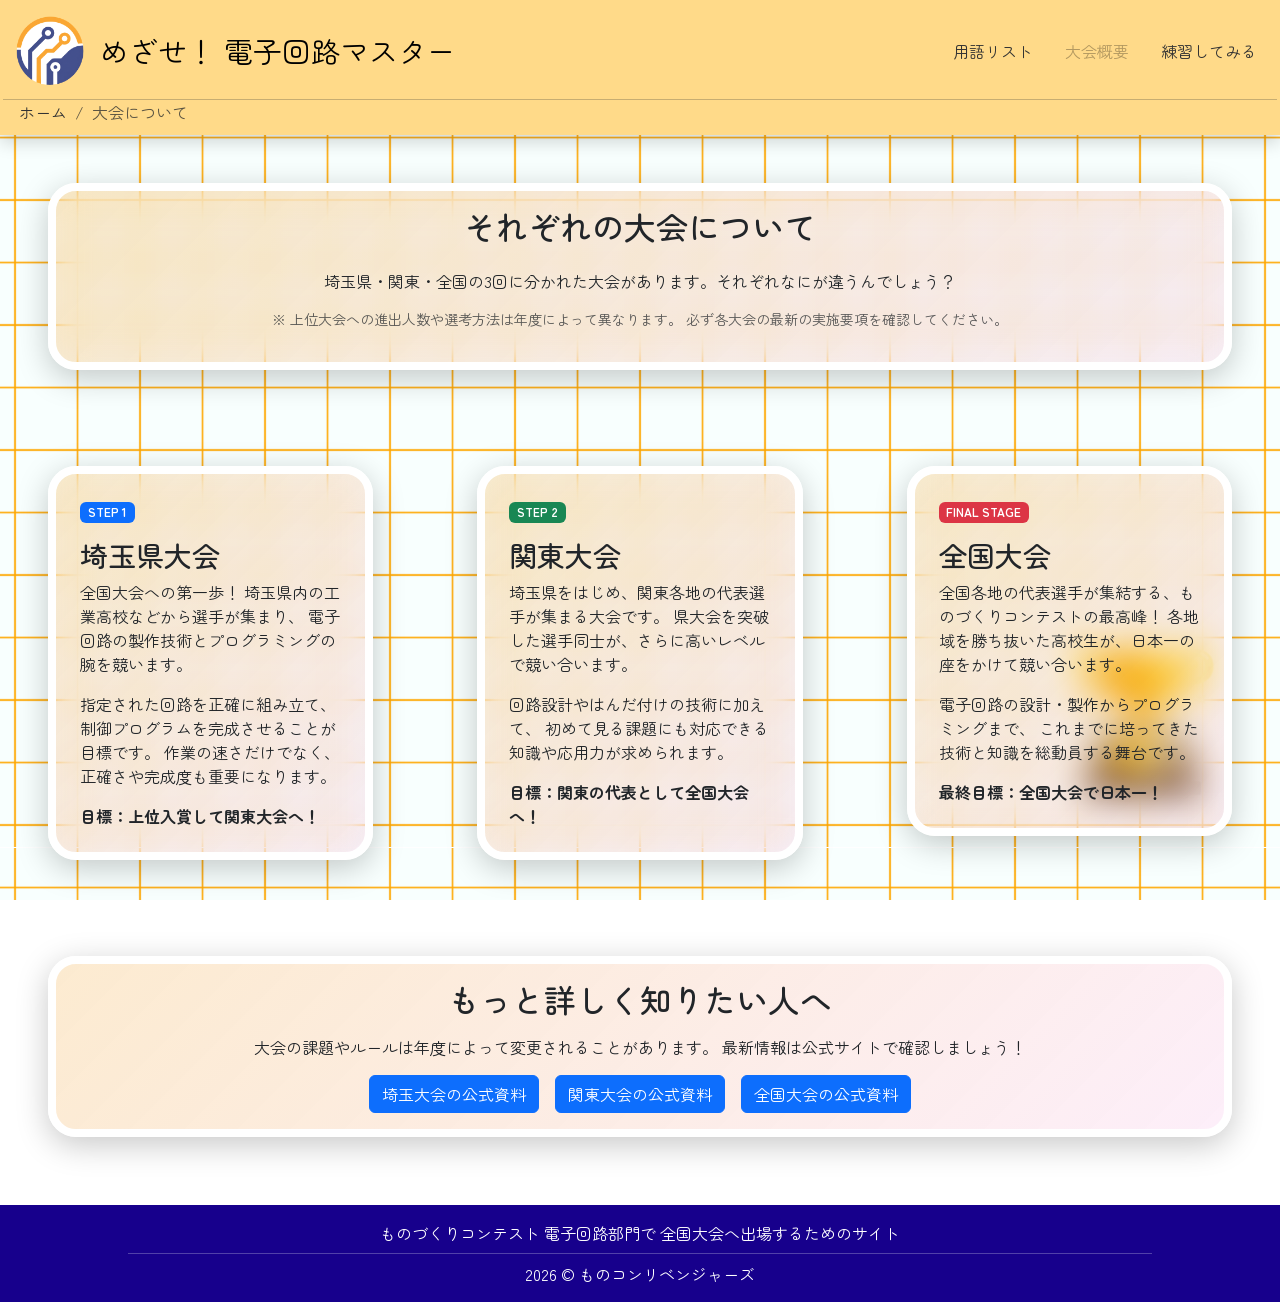
<file: competition/index.html>
<!DOCTYPE html>
<html lang="ja">

<head>
<meta charset="UTF-8">
<meta name="viewport" content="width=device-width, initial-scale=1.0">

<title>大会概要</title>

<link rel="icon" href="../image/icon.ico" sizes="any">
<link rel="apple-touch-icon" href="../image/icon.ico">

<link rel="preconnect" href="https://fonts.googleapis.com">
<link rel="preconnect" href="https://fonts.gstatic.com" crossorigin>
<link href="https://fonts.googleapis.com/css2?family=Zen+Maru+Gothic:wght@400;500;700&display=swap" rel="stylesheet">

<link href="https://cdn.jsdelivr.net/npm/bootstrap@5.3.8/dist/css/bootstrap.min.css"
      rel="stylesheet"
      integrity="sha384-sRIl4kxILFvY47J16cr9ZwB07vP4J8+LH7qKQnuqkuIAvNWLzeN8tE5YBujZqJLB"
      crossorigin="anonymous">
<link rel="stylesheet" href="../css/common.css">
<link rel="stylesheet" href="../css/index.css">
</head>

<body class="d-flex flex-column min-vh-100">

<header id="header" class="sticky-top shadow">
    <!-- Navbar -->
    <nav class="navbar navbar-expand-lg" data-bs-theme="light" >
        <div class="container-fluid">
            <a class="logos navbar-brand" href="../index.html">
                <img src="../image/icon.png" alt="site_logo" class="site-logo img-fluid">
                <span class="logo-text">めざせ！ 電子回路マスター</span>
            </a>

            <!-- スマホ用ハンバーガーメニュー -->
            <button
                class="navbar-toggler"
                type="button"
                data-bs-toggle="collapse"
                data-bs-target="#navbarNav"
                aria-controls="navbarNav"
                aria-expanded="false"
                aria-label="ナビゲーションを開閉"
            >
                <span class="navbar-toggler-icon"></span>
            </button>

            <div class="collapse navbar-collapse" id="navbarNav" >
                <ul class="navbar-nav  ms-auto gap-3">
                    <li class="nav-item">
                        <a class="nav-link header-link" href="../tech/index.html">
                            用語リスト
                        </a>
                    </li>
                    <li class="nav-item">
                        <a class="nav-link header-link disabled" href="competition/index.html">
                            大会概要
                        </a>
                    </li>
                    <li class="nav-item">
                        <a class="nav-link header-link" href="../game/index.html">
                            練習してみる
                        </a>
                    </li>
                </ul>
            </div>
        </div>
    </nav>

    <hr>

    <!-- パンくずリスト -->
    <nav aria-label="breadcrumb" class="mx-3 mb-2" data-bs-theme="light" >
        <ol class="breadcrumb mb-0">
            <li class="breadcrumb-item">
                <a class="header-link" href="../index.html">
                    ホーム
                </a>
            </li>
            <li class="breadcrumb-item active" aria-current="page">
                大会について
            </li>
        </ol>
    </nav>
</header>

<div class="background">
    <div class="decoration-image">
        <img src="../image/decoration-image/victory.png">
    </div>
</div>

<main class="flex-grow-1">

<div class="section-card p-3 black text-center">
    <h2 class="pb-3">それぞれの大会について</h2>
    <p>埼玉県・関東・全国の3回に分かれた大会があります。それぞれなにが違うんでしょう？</p>
    
    <p class="small text-muted mt-3">
        ※ 上位大会への進出人数や選考方法は年度によって異なります。
        必ず各大会の最新の実施要項を確認してください。
    </p>
</div>


<div class="row row-cols-1 row-cols-md-2 row-cols-lg-3 g-2">
        <div class="col-12">
            <div class="section-card p-4 black">
                <span class="badge bg-primary mb-3">STEP 1</span>
                <h3>埼玉県大会</h3>
                <p>
                    全国大会への第一歩！
                    埼玉県内の工業高校などから選手が集まり、
                    電子回路の製作技術とプログラミングの腕を競います。
                </p>
                <p>
                    指定された回路を正確に組み立て、
                    制御プログラムを完成させることが目標です。
                    作業の速さだけでなく、正確さや完成度も重要になります。
                </p>
                <p class="mb-0 fw-bold">
                    目標：上位入賞して関東大会へ！
                </p>
            </div>
        </div>

        <div class="col-12">
            <div class="section-card p-4 black">
                <span class="badge bg-success mb-3">STEP 2</span>
                <h3>関東大会</h3>
                <p>
                    埼玉県をはじめ、関東各地の代表選手が集まる大会です。
                    県大会を突破した選手同士が、さらに高いレベルで競い合います。
                </p>
                <p>
                    回路設計やはんだ付けの技術に加えて、
                    初めて見る課題にも対応できる知識や応用力が求められます。
                </p>
                <p class="mb-0 fw-bold">
                    目標：関東の代表として全国大会へ！
                </p>
            </div>
        </div>

        <div class="col-12">
            <div class="section-card p-4 black">
                <span class="badge bg-danger mb-3">FINAL STAGE</span>
                <h3>全国大会</h3>
                <p>
                    全国各地の代表選手が集結する、ものづくりコンテストの最高峰！
                    各地域を勝ち抜いた高校生が、日本一の座をかけて競い合います。
                </p>
                <p>
                    電子回路の設計・製作からプログラミングまで、
                    これまでに培ってきた技術と知識を総動員する舞台です。
                </p>
                <p class="mb-0 fw-bold">
                    最終目標：全国大会で日本一！
                </p>
            </div>
        </div>
</div>


<!-- 公式情報 -->
<section class="section-card my-5 text-center">
    <h2 class="mb-3">もっと詳しく知りたい人へ</h2>
    <p>
        大会の課題やルールは年度によって変更されることがあります。
        最新情報は公式サイトで確認しましょう！
    </p>

    <div class="d-flex flex-wrap justify-content-center gap-3">
        <a href="https://www2.spec.ed.jp/krk/kogyo/saikouken/%E3%82%B3%E3%83%B3%E3%83%86%E3%82%B9%E3%83%88/%E3%82%82%E3%81%AE%E3%81%A5%E3%81%8F%E3%82%8A%E3%82%B3%E3%83%B3%E3%83%86%E3%82%B9%E3%83%88/%E9%9B%BB%E5%AD%90%E5%9B%9E%E8%B7%AF%E9%83%A8%E9%96%80"
           target="_blank"
           rel="noopener noreferrer"
           class="btn btn-primary">
            埼玉大会の公式資料
        </a>

        <a href="http://www.zenjouken.com/index.php?key=jouha3csm-146"
           target="_blank"
           rel="noopener noreferrer"
           class="btn btn-primary">
            関東大会の公式資料
        </a>

        <a href="https://zenkoukyo.or.jp/index_contest/mono_index/"
           target="_blank"
           rel="noopener noreferrer"
           class="btn btn-primary">
            全国大会の公式資料
        </a>
    </div>
</section>


<button type="button" id="page-top">↑</button>

</main>


<footer>
    <div>
        <p class="mt-3 mb-0">
            <span>ものづくりコンテスト 電子回路部門で</span>
            <span>全国大会へ出場するためのサイト</span>
        </p>
    </div>
    
    <hr>

    <!-- コピーライト -->
    <p class="border-light w-75 mx-auto my-0 pb-3 text-white text-center mod-copyright">
        2026 &copy; ものコンリベンジャーズ
    </p>
</footer>

<script src="https://cdn.jsdelivr.net/npm/bootstrap@5.3.8/dist/js/bootstrap.bundle.min.js"
    integrity="sha384-FKyoEForCGlyvwx9Hj09JcYn3nv7wiPVlz7YYwJrWVcXK/BmnVDxM+D2scQbITxI" 
    crossorigin="anonymous"></script>
<script src="../js/common.js"></script>

</body>

</html>
</file>
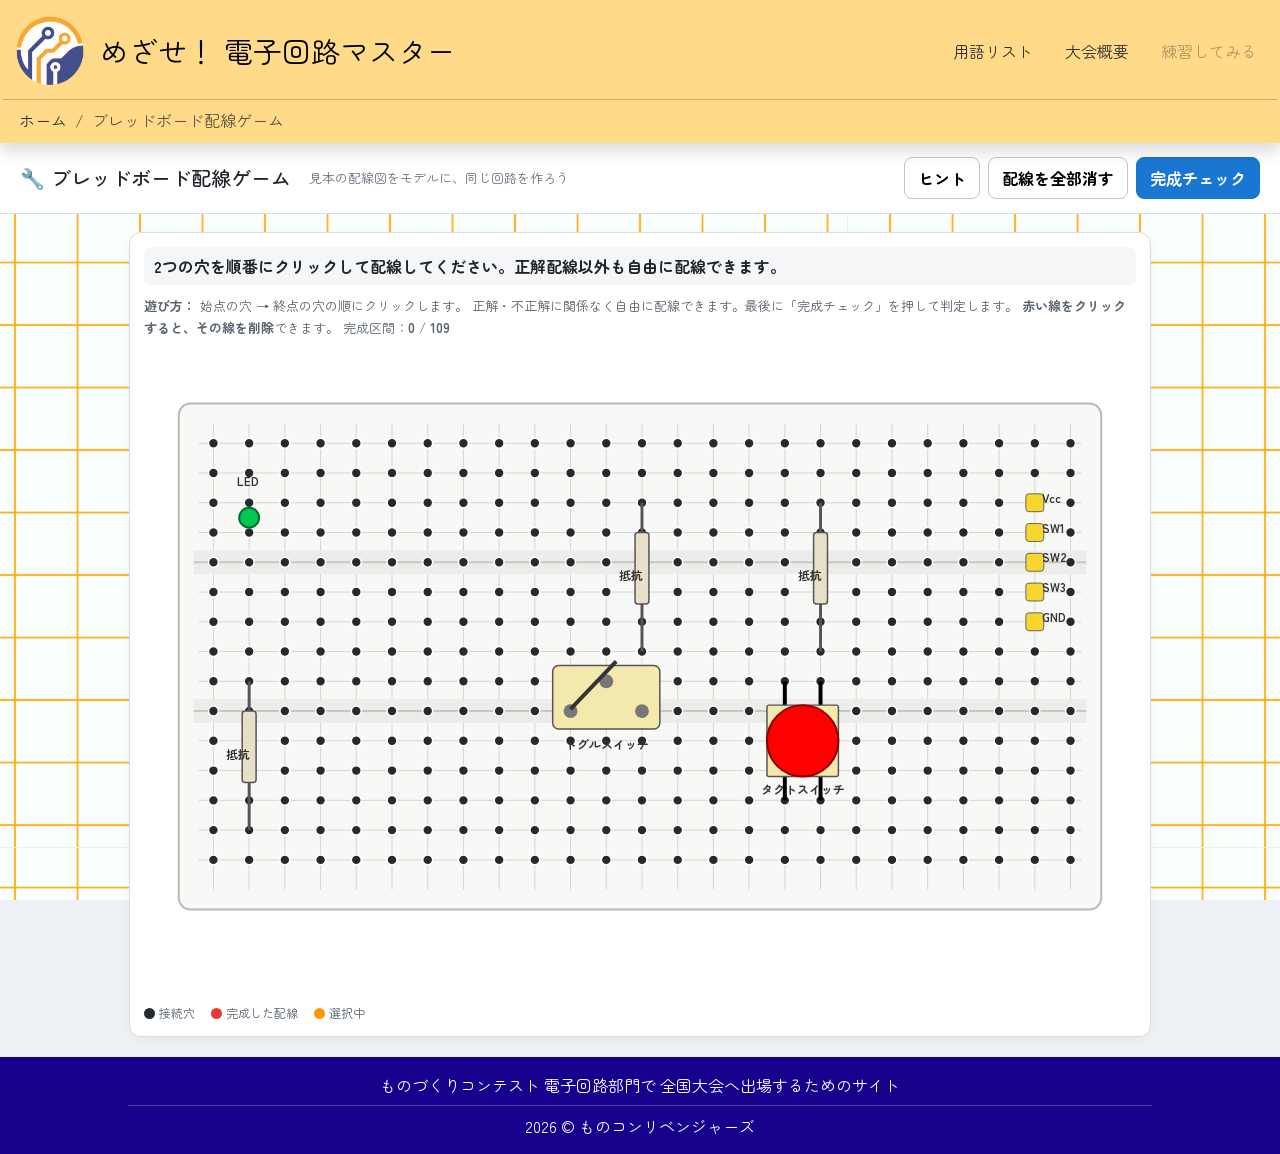
<file: game/index.html>
<!DOCTYPE html>
<html lang="ja">

<head>
<meta charset="UTF-8">
<meta name="viewport" content="width=device-width,initial-scale=1">

<title>ブレッドボード配線ゲーム</title>

<link rel="icon" href="../image/icon.ico" sizes="any">
<link rel="apple-touch-icon" href="../image/icon.ico">
  
<link rel="preconnect" href="https://fonts.googleapis.com">
<link rel="preconnect" href="https://fonts.gstatic.com" crossorigin>
<link href="https://fonts.googleapis.com/css2?family=Zen+Maru+Gothic:wght@400;500;700&display=swap" rel="stylesheet">
   
<link href="https://cdn.jsdelivr.net/npm/bootstrap@5.3.8/dist/css/bootstrap.min.css"
      rel="stylesheet"
      integrity="sha384-sRIl4kxILFvY47J16cr9ZwB07vP4J8+LH7qKQnuqkuIAvNWLzeN8tE5YBujZqJLB"
      crossorigin="anonymous">

<link rel="stylesheet" href="../css/common.css">
<link rel="stylesheet" href="../css/style.css">
</head>

<body>
<header id="header" class="sticky-top shadow">
    <!-- Navbar -->
    <nav class="navbar navbar-expand-lg" data-bs-theme="light" >
        <div class="container-fluid">
            <a class="logos navbar-brand" href="../index.html">
                <img src="../image/icon.png" alt="site_logo" class="site-logo img-fluid">
                <span class="logo-text">
                    <span>めざせ！</span>
                    <span>電子回路マスター</span>
                </span>
            </a>

            <!-- スマホ用ハンバーガーメニュー -->
            <button
                class="navbar-toggler"
                type="button"
                data-bs-toggle="collapse"
                data-bs-target="#navbarNav"
                aria-controls="navbarNav"
                aria-expanded="false"
                aria-label="ナビゲーションを開閉"
            >
                <span class="navbar-toggler-icon"></span>
            </button>

            <div class="collapse navbar-collapse" id="navbarNav" >
                <ul class="navbar-nav  ms-auto gap-3">
                    <li class="nav-item">   
                        <a class="nav-link header-link" href="../tech/index.html">
                            用語リスト
                        </a>
                    </li>
                    <li class="nav-item">
                        <a class="nav-link header-link" href="../competition/index.html">
                            大会概要
                        </a>
                    </li>
                    <li class="nav-item">
                        <a class="nav-link header-link disabled" href="../game/index.html">
                            練習してみる
                        </a>
                    </li>
                </ul>
            </div>
        </div>
    </nav>

    <hr>

    <!-- パンくずリスト -->
    <nav aria-label="breadcrumb" class="mx-3 my-2" data-bs-theme="light" >
        <ol class="breadcrumb mb-0">
            <li class="breadcrumb-item">
                <a class="header-link" href="../index.html">
                    ホーム
                </a>
            </li>
            <li class="breadcrumb-item active" aria-current="page">
                ブレッドボード配線ゲーム
            </li>
        </ol>
    </nav>
</header>

<div class="background">
</div>

  <div class="sub-header">
    <h1>🔧 ブレッドボード配線ゲーム</h1>
    <span class="sub">見本の配線図をモデルに、同じ回路を作ろう</span>
    <div class="toolbar">
      <button id="hint">ヒント</button>
      <button id="clear">配線を全部消す</button>
      <button id="check">完成チェック</button>
    </div>
  </div>

  <main>
    <div class="panel">
      <div id="status">2つの穴を順番にクリックして配線してください。正解配線以外も自由に配線できます。</div>
      <p class="instructions">
        <b>遊び方：</b> 始点の穴 → 終点の穴の順にクリックします。
        正解・不正解に関係なく自由に配線できます。最後に「完成チェック」を押して判定します。
        <b>赤い線をクリックすると、その線を削除</b>できます。
        <span class="score">完成区間：<b id="count">0</b> / <b id="total">0</b></span>
      </p>
      <div id="boardWrap">
        <svg id="board" viewBox="0 0 1000 650" aria-label="ブレッドボード"></svg>
      </div>
      <div class="legend">
        <span><i class="dot black"></i>接続穴</span>
        <span><i class="dot red"></i>完成した配線</span>
        <span><i class="dot orange"></i>選択中</span>
      </div>
    </div>
  </main>

<footer>
    <div>
        <p class="mt-3 mb-0">
            <span>ものづくりコンテスト 電子回路部門で</span>
            <span>全国大会へ出場するためのサイト</span>
        </p>
    </div>
    
    <hr>

    <!-- コピーライト -->
    <p class="border-light w-75 mx-auto my-0 pb-3 text-white text-center mod-copyright">
        2026 &copy; ものコンリベンジャーズ
    </p>
</footer>

<script src="https://cdn.jsdelivr.net/npm/bootstrap@5.3.8/dist/js/bootstrap.bundle.min.js"
    integrity="sha384-FKyoEForCGlyvwx9Hj09JcYn3nv7wiPVlz7YYwJrWVcXK/BmnVDxM+D2scQbITxI" 
    crossorigin="anonymous"></script>
<script src="../js/script.js"></script>
</body>


</html>
</file>
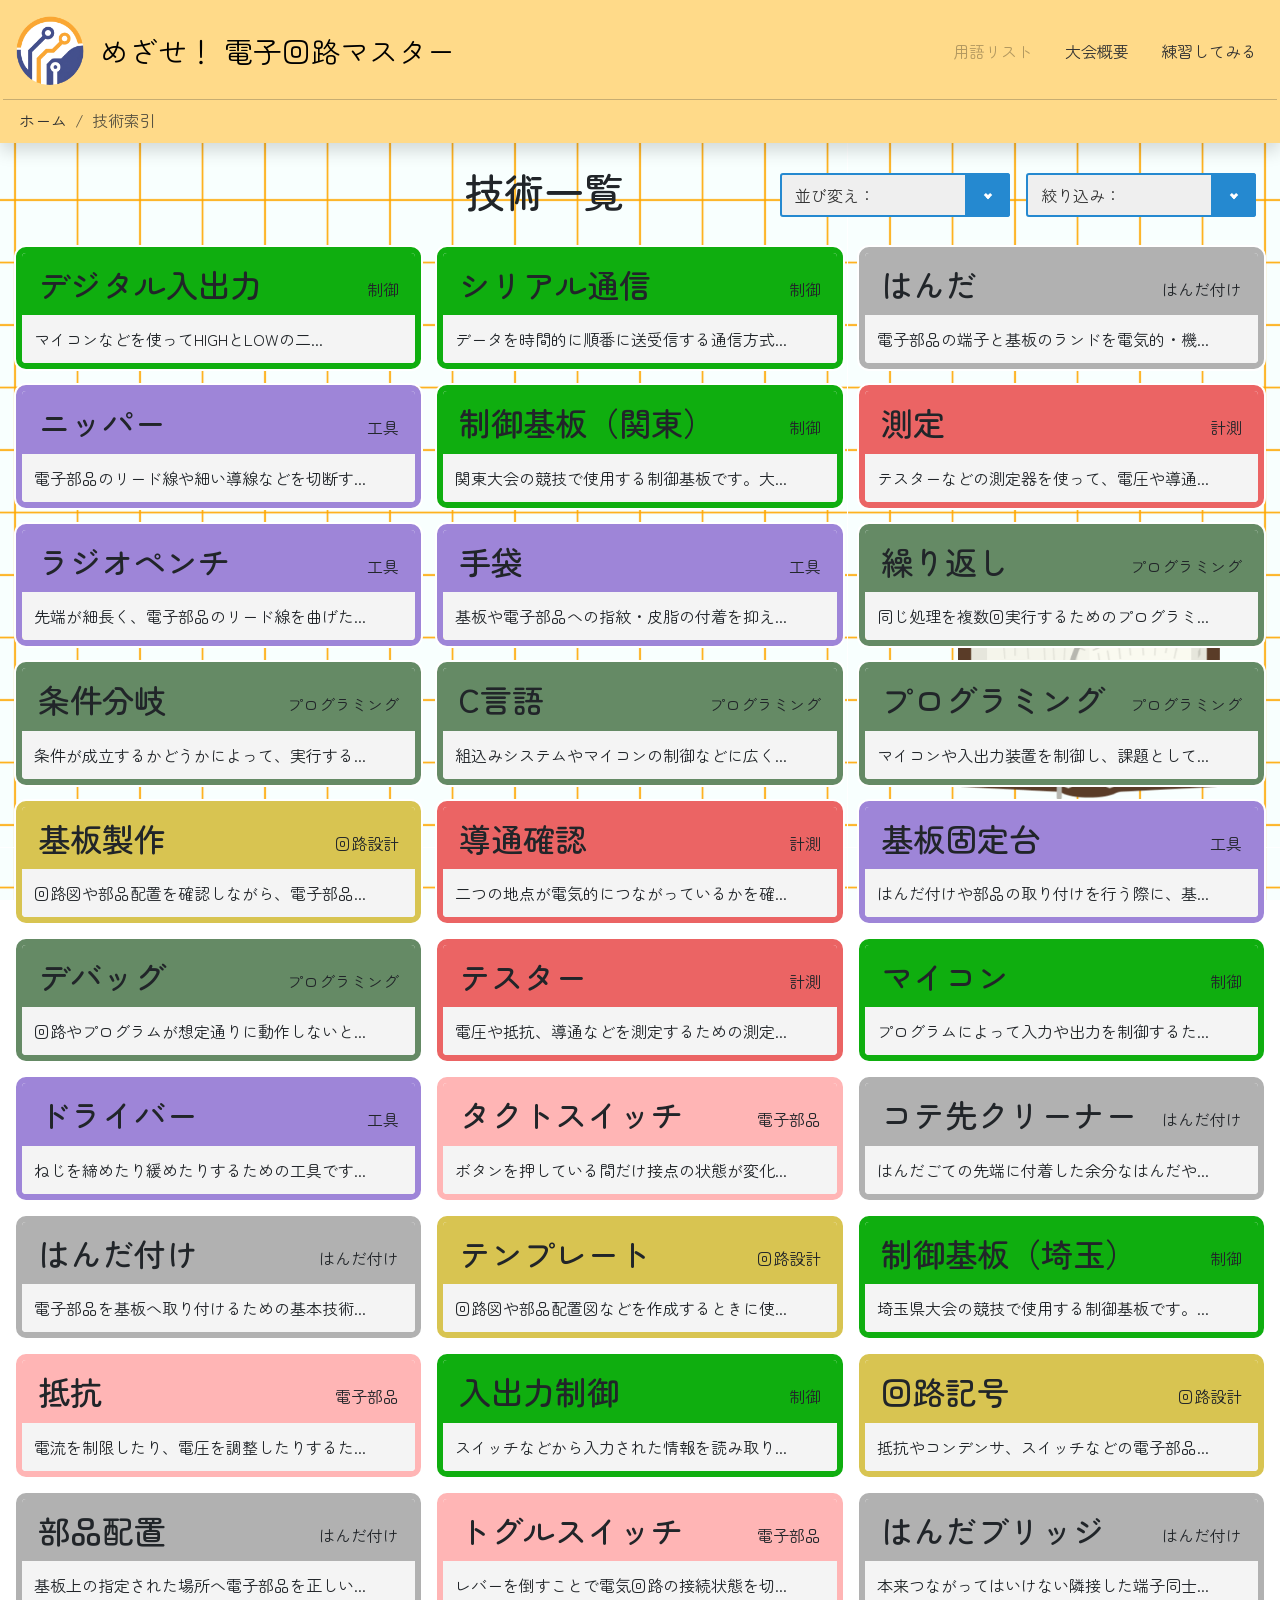
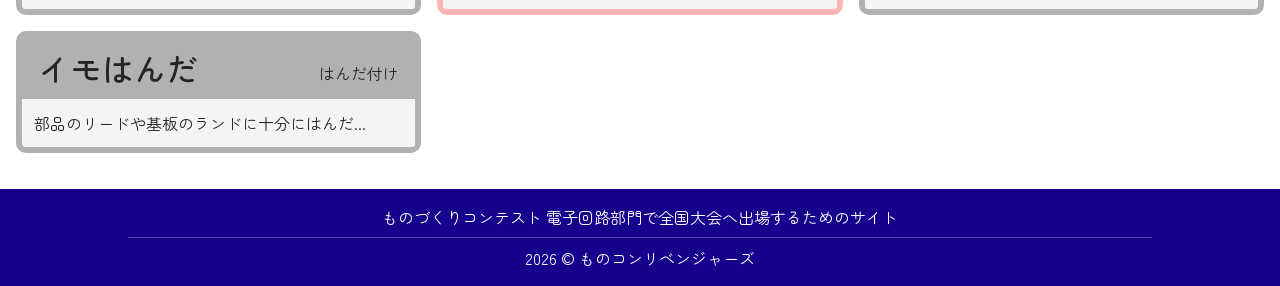
<file: tech/index.html>
<!DOCTYPE html>
<html lang="ja">


<head>

<meta charset="UTF-8">
<meta name="viewport" content="width=device-width, initial-scale=1.0">

<title>技術一覧</title>

<link rel="icon" href="../image/icon.ico" sizes="any">
<link rel="apple-touch-icon" href="../image/icon.ico">

<link rel="preconnect" href="https://fonts.googleapis.com">
<link rel="preconnect" href="https://fonts.gstatic.com" crossorigin>
<link href="https://fonts.googleapis.com/css2?family=Zen+Maru+Gothic:wght@400;500;700&display=swap" rel="stylesheet">
   
<link href="https://cdn.jsdelivr.net/npm/bootstrap@5.3.8/dist/css/bootstrap.min.css"
      rel="stylesheet"
      integrity="sha384-sRIl4kxILFvY47J16cr9ZwB07vP4J8+LH7qKQnuqkuIAvNWLzeN8tE5YBujZqJLB"
      crossorigin="anonymous">
<link rel="stylesheet" href="../css/common.css">
<link rel="stylesheet" href="../css/category.css">
<link rel="stylesheet" href="../css/tech_index.css">

</head>


<body class="d-flex flex-column min-vh-100">

<header id="header" class="sticky-top shadow">
    <!-- Navbar -->
    <nav class="navbar navbar-expand-lg" data-bs-theme="light" >
        <div class="container-fluid">
            <a class="logos navbar-brand" href="../index.html">
                <img src="../image/icon.png" alt="site_logo" class="site-logo img-fluid">
                <span class="logo-text">
                    <span>めざせ！</span>
                    <span>電子回路マスター</span>
                </span>
            </a>

            <!-- スマホ用ハンバーガーメニュー -->
            <button
                class="navbar-toggler"
                type="button"
                data-bs-toggle="collapse"
                data-bs-target="#navbarNav"
                aria-controls="navbarNav"
                aria-expanded="false"
                aria-label="ナビゲーションを開閉"
            >
                <span class="navbar-toggler-icon"></span>
            </button>

            <div class="collapse navbar-collapse" id="navbarNav" >
                <ul class="navbar-nav  ms-auto gap-3">
                    <li class="nav-item">   
                        <a class="nav-link header-link disabled" href="tech/index.html">
                            用語リスト
                        </a>
                    </li>
                    <li class="nav-item">
                        <a class="nav-link header-link" href="../competition/index.html">
                            大会概要
                        </a>
                    </li>
                    <li class="nav-item">
                        <a class="nav-link header-link" href="../game/index.html">
                            練習してみる
                        </a>
                    </li>
                </ul>
            </div>
        </div>
    </nav>

    <hr>

    <!-- パンくずリスト -->
    <nav aria-label="breadcrumb" class="mx-3 my-2" data-bs-theme="light" >
        <ol class="breadcrumb mb-0">
            <li class="breadcrumb-item">
                <a class="header-link" href="../index.html">
                    ホーム
                </a>
            </li>
            <li class="breadcrumb-item active" aria-current="page">
                技術索引
            </li>
        </ol>
    </nav>
</header>

<div class="background">
    <div class="decoration-image">
        <img src="../image/decoration-image/book.png">
    </div>
</div>

<main class="flex-grow-1">
    <section class="tech-index">
        <div class="tech_head m-4">
            <div></div>

            <h1>技術一覧</h1>

            <div class="tech_controls">
                <label class="control">
                    <select id="order" aria-label="Default select example">
                        <option value="default">並び変え：</option>
                        <option value="name">名前順</option>
                        <option value="category">カテゴリー</option>
                    </select>
                </label>
                <label class="control">
                    <select id="filter" aria-label="Default select example">
                        <option selected value="all">絞り込み：</option>
                        <option value="category-circuit">回路設計</option>
                        <option value="category-components">電子部品</option>
                        <option value="category-control">制御</option>

                        <option value="category-measurement">計測</option>
                        <option value="category-programming">プログラミング</option>
                        <option value="category-soldering">はんだ付け</option>
                        <option value="category-tools">工具</option>
                    </select>
                </label>
            </div>
        </div>

        <div class="m-3">
            <div id="tech-list" class="row row-cols-1 row-cols-md-2 row-cols-lg-3 g-3"></div>
        </div>
    </section>


<button type="button" id="page-top">↑</button>

</main>

<footer>
    <div>
        <p class="mt-3 mb-0">ものづくりコンテスト 電子回路部門で全国大会へ出場するためのサイト</p>
    </div>
    
    <hr>

    <!-- コピーライト -->
    <p class="border-light w-75 mx-auto my-0 pb-3 text-white text-center mod-copyright">
        2026 &copy; ものコンリベンジャーズ
    </p>
</footer>


<script src="https://cdn.jsdelivr.net/npm/bootstrap@5.3.8/dist/js/bootstrap.bundle.min.js" integrity="sha384-FKyoEForCGlyvwx9Hj09JcYn3nv7wiPVlz7YYwJrWVcXK/BmnVDxM+D2scQbITxI" crossorigin="anonymous"></script>
<script src="../js/common.js"></script>
<script src="../js/category.js"></script>
<script src="../js/tech_index.js"></script>

</body>


</html>
</file>
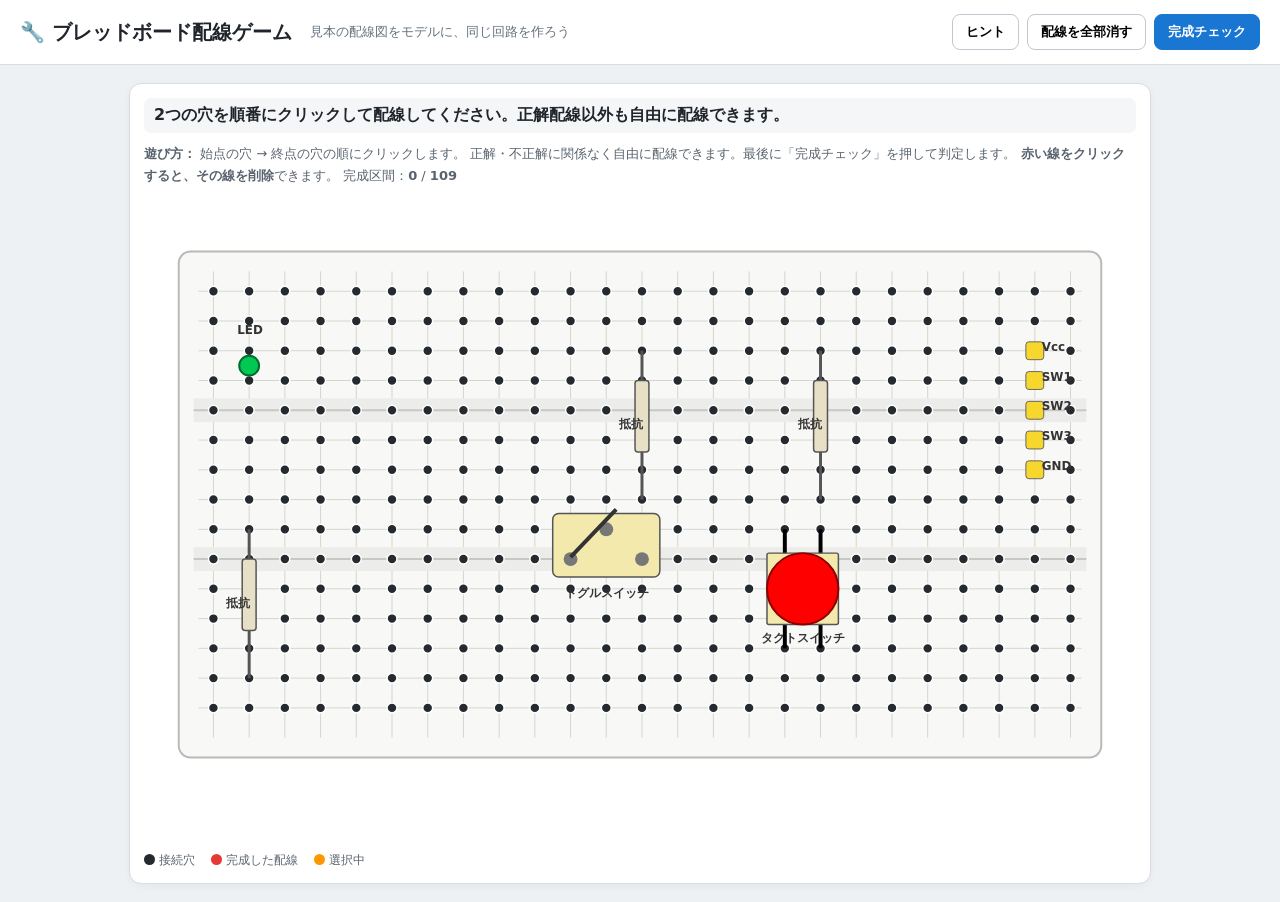
<file: 添付フォルダ/ミニゲーム/index.html>
<!DOCTYPE html>
<html lang="ja">

<head>
  <meta charset="UTF-8">
  <meta name="viewport" content="width=device-width,initial-scale=1">
  <title>ブレッドボード配線ゲーム</title>
  <link rel="stylesheet" href="style.css">
</head>

<body>
  <header>
    <h1>🔧 ブレッドボード配線ゲーム</h1>
    <span class="sub">見本の配線図をモデルに、同じ回路を作ろう</span>
    <div class="toolbar">
      <button id="hint">ヒント</button>
      <button id="clear">配線を全部消す</button>
      <button id="check">完成チェック</button>
    </div>
  </header>

  <main>
    <div class="panel">
      <div id="status">2つの穴を順番にクリックして配線してください。正解配線以外も自由に配線できます。</div>
      <p class="instructions">
        <b>遊び方：</b> 始点の穴 → 終点の穴の順にクリックします。
        正解・不正解に関係なく自由に配線できます。最後に「完成チェック」を押して判定します。
        <b>赤い線をクリックすると、その線を削除</b>できます。
        <span class="score">完成区間：<b id="count">0</b> / <b id="total">0</b></span>
      </p>
      <div id="boardWrap">
        <svg id="board" viewBox="0 0 1000 650" aria-label="ブレッドボード"></svg>
      </div>
      <div class="legend">
        <span><i class="dot black"></i>接続穴</span>
        <span><i class="dot red"></i>完成した配線</span>
        <span><i class="dot orange"></i>選択中</span>
      </div>
    </div>
  </main>
  <script src="script.js"></script>
</body>

</html>
</file>
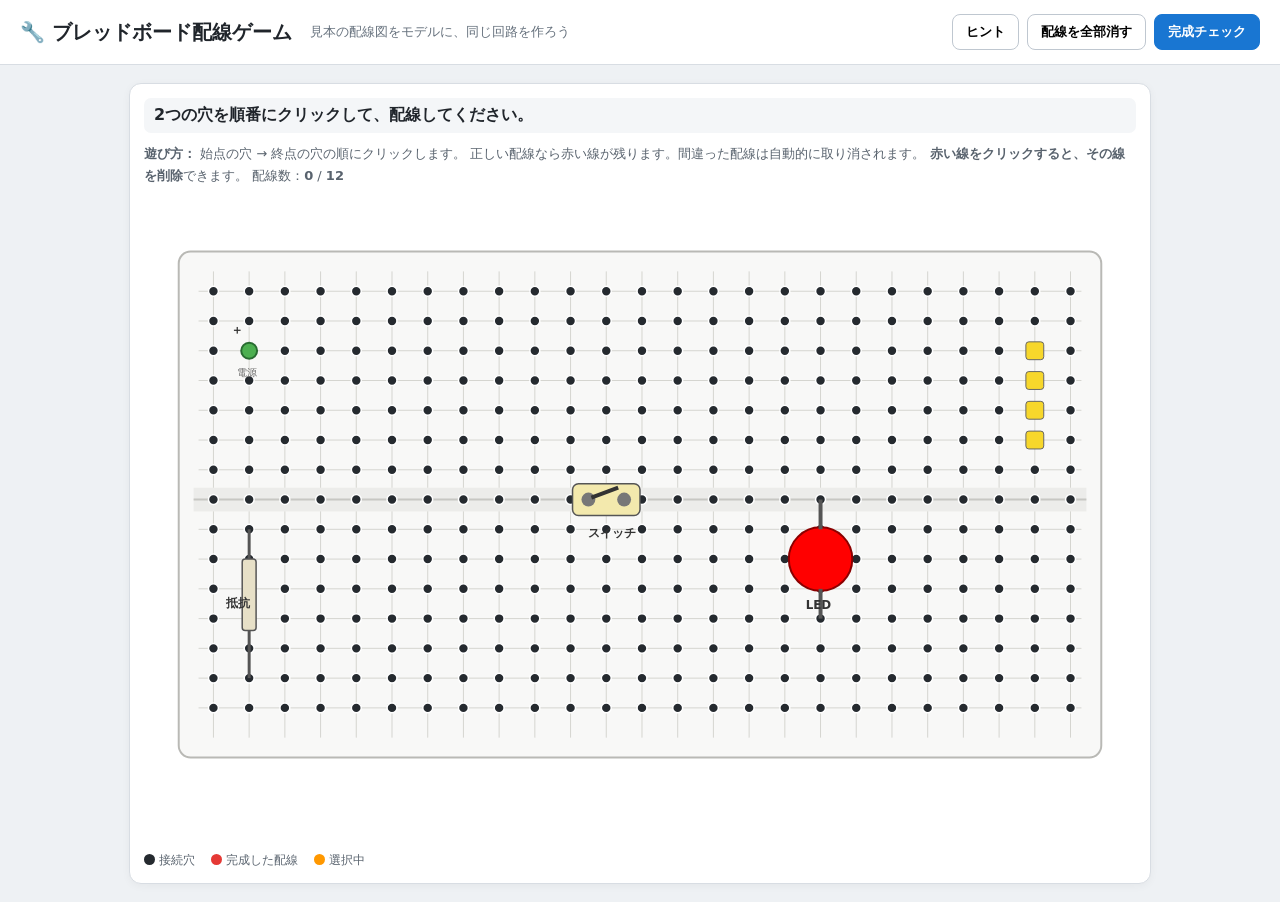
<file: 添付フォルダ/AIseisei.html>
<!DOCTYPE html>
<html lang="ja">
<head>
<meta charset="UTF-8">
<meta name="viewport" content="width=device-width,initial-scale=1">
<title>ブレッドボード配線ゲーム</title>
<style>
  *{box-sizing:border-box}
  body{
    margin:0; background:#eef1f4; color:#20252b;
    font-family:system-ui,-apple-system,"Yu Gothic",Meiryo,sans-serif;
  }
  header{
    background:#fff;border-bottom:1px solid #d8dde3;
    padding:14px 20px;display:flex;align-items:center;gap:18px;
    flex-wrap:wrap;
  }
  h1{font-size:20px;margin:0}
  .sub{color:#66717d;font-size:13px}
  .toolbar{margin-left:auto;display:flex;gap:8px;flex-wrap:wrap}
  button{
    border:1px solid #bfc7d0;background:#fff;border-radius:8px;
    padding:8px 13px;cursor:pointer;font-weight:600;
  }
  button:hover{background:#f4f6f8}
  #check{background:#1976d2;color:#fff;border-color:#1976d2}
  #check:hover{background:#1565c0}
  main{max-width:1050px;margin:18px auto;padding:0 14px}
  .panel{
    background:#fff;border:1px solid #d8dde3;border-radius:12px;
    padding:14px;box-shadow:0 2px 8px #0000000b;
  }
  #status{
    min-height:32px;padding:7px 10px;margin-bottom:10px;
    border-radius:7px;background:#f4f6f8;font-weight:700;
  }
  #status.ok{background:#e7f6ec;color:#176b35}
  #status.ng{background:#fff0f0;color:#a32929}
  .instructions{font-size:13px;color:#59636e;line-height:1.7;margin:0 0 10px}
  #boardWrap{overflow:auto;border-radius:8px}
  svg{display:block;width:100%;min-width:820px;height:auto;background:#fff}
  svg rect{pointer-events:none}
  svg line{pointer-events:none}
  .hole{fill:#252a2f;stroke:#fff;stroke-width:1.5;cursor:pointer}
  .hole:hover{fill:#1976d2}
  .hole.selected{fill:#ff9800;stroke:#fff;stroke-width:3}
  .wire{stroke:#e53935;stroke-width:4;fill:none;stroke-linecap:round;stroke-linejoin:round;pointer-events:stroke;cursor:pointer}
  .wire:hover{stroke:#b71c1c}
  .ghost{stroke:#ff9800;stroke-width:3;stroke-dasharray:7 6;opacity:.75;fill:none;pointer-events:none}
  .board{fill:#f8f8f7;stroke:#b9b9b5;stroke-width:2}
  .rail{stroke:#d5d5d0;stroke-width:1}
  .terminal{fill:#f7d72b;stroke:#666;stroke-width:1}
  .component{stroke:#555;stroke-width:1.5}
  .resistor{fill:#e7e0c7}
  .switch{fill:#f3e9ad}
  .led{fill:#f00;stroke:#8b0000;stroke-width:2;pointer-events:none}
  .partVisual{pointer-events:none}
  .label{font-size:12px;fill:#333;font-weight:700;pointer-events:none}
  .small{font-size:10px;fill:#6b6b6b;pointer-events:none}
  .legend{display:flex;gap:16px;flex-wrap:wrap;font-size:12px;color:#59636e;margin-top:10px}
  .dot{width:11px;height:11px;border-radius:50%;display:inline-block;vertical-align:-1px;margin-right:4px}
  .red{background:#e53935}.orange{background:#ff9800}.black{background:#252a2f}
  .score{font-variant-numeric:tabular-nums}
</style>
</head>
<body>
<header>
  <h1>🔧 ブレッドボード配線ゲーム</h1>
  <span class="sub">見本の配線図をモデルに、同じ回路を作ろう</span>
  <div class="toolbar">
    <button id="hint">ヒント</button>
    <button id="clear">配線を全部消す</button>
    <button id="check">完成チェック</button>
  </div>
</header>

<main>
  <div class="panel">
    <div id="status">2つの穴を順番にクリックして、配線してください。</div>
    <p class="instructions">
      <b>遊び方：</b> 始点の穴 → 終点の穴の順にクリックします。
      正しい配線なら赤い線が残ります。間違った配線は自動的に取り消されます。
      <b>赤い線をクリックすると、その線を削除</b>できます。
      <span class="score">配線数：<b id="count">0</b> / <b id="total">0</b></span>
    </p>
    <div id="boardWrap">
      <svg id="board" viewBox="0 0 1000 650" aria-label="ブレッドボード"></svg>
    </div>
    <div class="legend">
      <span><i class="dot black"></i>接続穴</span>
      <span><i class="dot red"></i>完成した配線</span>
      <span><i class="dot orange"></i>選択中</span>
    </div>
  </div>
</main>

<script>
(() => {
  const svg = document.getElementById("board");
  const status = document.getElementById("status");
  const countEl = document.getElementById("count");
  const totalEl = document.getElementById("total");

  // -----------------------------
  // ブレッドボードの設定
  // -----------------------------
  const COLS = 25, ROWS = 15;
  const x0 = 70, y0 = 95, dx = 36, dy = 30;
  const X = c => x0 + c*dx;
  const Y = r => y0 + r*dy;

  // 見本画像をモデルにした「正解配線」。
  // 穴番号は (列, 行) で指定。
  // 上下の電源ライン、左右の縦ライン、中央の部品への分岐を再現。
  const solution = [
    [[1,2],[23,2]],    // 上の電源ライン
    [[1,2],[1,13]],    // 左の縦ライン
    [[1,13],[23,13]],  // 下のライン
    [[23,2],[23,13]],  // 右の縦ライン

    [[11,3],[23,3]],   // スイッチ上側
    [[11,3],[11,7]],   // スイッチまで
    [[11,8],[11,13]],  // スイッチ下側

    [[17,4],[23,4]],   // LED上側
    [[17,4],[17,8]],   // LEDまで
    [[17,10],[17,13]], // LED下側

    [[6,2],[6,8]],     // 抵抗上側
    [[6,11],[6,13]]    // 抵抗下側
  ];

  // 重複を除いた正解セット
  const key = p => `${p[0]},${p[1]}`;
  const edgeKey = (a,b) => {
    const A=key(a), B=key(b);
    return A < B ? A+"|"+B : B+"|"+A;
  };
  const solutionMap = new Map();
  for (const [a,b] of solution) solutionMap.set(edgeKey(a,b), [a,b]);

  totalEl.textContent = solutionMap.size;

  const wires = new Map();
  let selected = null;
  let mistakes = 0;
  let hintOn = false;

  // -----------------------------
  // SVG helpers
  // -----------------------------
  function el(name, attrs={}, text=""){
    const e=document.createElementNS("http://www.w3.org/2000/svg",name);
    for(const [k,v] of Object.entries(attrs)) e.setAttribute(k,v);
    if(text) e.textContent=text;
    svg.appendChild(e);
    return e;
  }

  // ボード本体
  el("rect",{x:35,y:55,width:930,height:510,rx:12,class:"board"});

  // 上下の穴エリア
  for(let r=0;r<ROWS;r++){
    const yy=Y(r);
    el("line",{x1:55,y1:yy,x2:945,y2:yy,class:"rail"});
  }
  for(let c=0;c<COLS;c++){
    el("line",{x1:X(c),y1:75,x2:X(c),y2:545,class:"rail"});
  }

  // 中央の溝
  el("rect",{x:50,y:Y(7)-12,width:900,height:24,fill:"#ececea"});
  el("line",{x1:50,y1:Y(7),x2:950,y2:Y(7),stroke:"#c7c7c3","stroke-width":2});

  // 穴
  const holeMap = new Map();
  for(let r=0;r<ROWS;r++){
    for(let c=0;c<COLS;c++){
      const circle=el("circle",{cx:X(c),cy:Y(r),r:5,class:"hole"});
      circle.dataset.c=c; circle.dataset.r=r;
      holeMap.set(key([c,r]),circle);
      circle.addEventListener("click",()=>holeClick([c,r]));
    }
  }

  // 端子列（右側）
  [2,3,4,5].forEach(r=>{
    el("rect",{x:X(23)-9,y:Y(r)-9,width:18,height:18,rx:3,class:"terminal"});
  });

  // 左側の抵抗（見本の位置を簡略再現）
  el("rect",{x:X(1)-7,y:Y(9),width:14,height:72,rx:3,class:"component resistor"});
  el("line",{x1:X(1),y1:Y(8),x2:X(1),y2:Y(9),stroke:"#555","stroke-width":3,class:"partVisual"});
  el("line",{x1:X(1),y1:Y(11.4),x2:X(1),y2:Y(13),stroke:"#555","stroke-width":3,class:"partVisual"});
  el("text",{x:X(1)-23,y:Y(10.6),class:"label"},"抵抗");

  // 中央スイッチ
  el("rect",{x:X(11)-34,y:Y(7)-16,width:68,height:32,rx:6,class:"component switch"});
  el("circle",{cx:X(11)-18,cy:Y(7),r:7,fill:"#777",class:"partVisual"});
  el("circle",{cx:X(11)+18,cy:Y(7),r:7,fill:"#777",class:"partVisual"});
  el("line",{x1:X(11)-15,y1:Y(7)-2,x2:X(11)+12,y2:Y(7)-12,stroke:"#333","stroke-width":4,class:"partVisual"});
  el("text",{x:X(11)-18,y:Y(7)+38,class:"label"},"スイッチ");

  // LED
  el("circle",{cx:X(17),cy:Y(9),r:32,class:"led"});
  el("line",{x1:X(17),y1:Y(8),x2:X(17),y2:Y(7),stroke:"#555","stroke-width":4});
  el("line",{x1:X(17),y1:Y(10),x2:X(17),y2:Y(11),stroke:"#555","stroke-width":4});
  el("text",{x:X(17)-15,y:Y(9)+50,class:"label"},"LED");

  // 電源端子
  el("circle",{cx:X(1),cy:Y(2),r:8,fill:"#4caf50",stroke:"#286c31","stroke-width":2,class:"partVisual"});
  el("text",{x:X(1)-18,y:Y(2)-17,class:"label"},"＋");
  el("text",{x:X(1)-12,y:Y(2)+25,class:"small"},"電源");

  // -----------------------------
  // 配線
  // -----------------------------
  function drawWire(a,b, cls="wire"){
    // 見本に合わせて、斜めではなく直角の折れ線にする。
    const ax=X(a[0]), ay=Y(a[1]), bx=X(b[0]), by=Y(b[1]);
    let points;
    if(a[0]===b[0] || a[1]===b[1]){
      points=`${ax},${ay} ${bx},${by}`;
    } else {
      const mx=bx;
      points=`${ax},${ay} ${mx},${ay} ${bx},${by}`;
    }
    const p=document.createElementNS("http://www.w3.org/2000/svg","polyline");
    p.setAttribute("points",points);
    p.setAttribute("class",cls);
    p.addEventListener("click", e=>{
      if(cls==="wire"){
        e.stopPropagation();
        const k=edgeKey(a,b);
        wires.delete(k);
        p.remove();
        update();
        status.textContent="配線を1本削除しました。";
        status.className="";
      }
    });
    svg.appendChild(p);
    return p;
  }

  function holeClick(p){
    if(selected===null){
      selected=p;
      holeMap.get(key(p)).classList.add("selected");
      status.textContent=`始点 ${p[0]+1},${p[1]+1} を選択中。終点をクリックしてください。`;
      return;
    }

    const first=selected;
    holeMap.get(key(first)).classList.remove("selected");
    selected=null;

    if(key(first)===key(p)){
      status.textContent="同じ穴は選べません。";
      return;
    }

    const k=edgeKey(first,p);
    if(wires.has(k)){
      status.textContent="その配線はすでにあります。";
      return;
    }

    if(solutionMap.has(k)){
      wires.set(k, solutionMap.get(k));
      drawWire(first,p);
      update();
      status.textContent="⭕ 正しい配線です！";
      status.className="ok";
      if(wires.size===solutionMap.size){
        status.textContent="🎉 完成！見本どおりの配線ができました！";
      }
    }else{
      mistakes++;
      status.textContent="❌ その2点は接続しません。もう一度。";
      status.className="ng";
    }
  }

  function update(){
    countEl.textContent=wires.size;
  }

  function clearWires(){
    document.querySelectorAll(".wire").forEach(e=>e.remove());
    wires.clear(); selected=null;
    document.querySelectorAll(".hole.selected").forEach(e=>e.classList.remove("selected"));
    status.textContent="配線を全部消しました。";
    status.className="";
    update();
  }

  function showHint(){
    hintOn=!hintOn;
    document.querySelectorAll(".ghost").forEach(e=>e.remove());
    if(hintOn){
      for(const [k,[a,b]] of solutionMap){
        if(!wires.has(k)) drawWire(a,b,"ghost");
      }
      status.textContent="オレンジの点線が未完成の配線です。";
    }else{
      status.textContent="ヒントを消しました。";
    }
  }

  function check(){
    if(wires.size===solutionMap.size){
      status.textContent=`🎉 正解！ ${solutionMap.size}本の配線が完成しました。ミス ${mistakes} 回。`;
      status.className="ok";
    }else{
      const left=solutionMap.size-wires.size;
      status.textContent=`まだ ${left} 本の配線が足りません。`;
      status.className="ng";
    }
  }

  document.getElementById("clear").addEventListener("click",clearWires);
  document.getElementById("hint").addEventListener("click",showHint);
  document.getElementById("check").addEventListener("click",check);

  update();
})();
</script>
</body>
</html>
</file>
<file: css/common.css>
html {
    overflow-y: scroll;
}
body {
    font-family: "Zen Maru Gothic", sans-serif;
}

header {
    top: 0;
    width: 100%;

    background: #ffda89;
    text-align: center;
    z-index: 2048; /*最前面にしたいだけなので数字は適当。大きければなんでも良い*/
    overflow: visible;

    box-shadow: #000;
    padding: 3px;
}
header .logos {
    display: flex;
    align-items: center;
    font-size: 1.8rem;
}
.logo-text {
    margin-left: 15px;
}
header hr {
    margin: 0;
}
header .site-logo {
    width: auto;
    height: 70px;
}
.header-link {
    color: #333;
    text-decoration: none;
}
.header-link:hover {
    color: #666;
    text-decoration: underline;
}

header.small {
    padding: 0;
}
header.small .navbar {
    padding: 0;
    margin: 0;
}
header.small .logos {
    font-size: 25px;
}
header.small .site-logo {
    height: 40px;
}
header.small hr {
    display: none;
} 
header.small .breadcrumb {
    display: none;
}

.background {
    position: fixed;
    inset: 0;

    background-image: url("../image/background.png");
    background-size: cover;
    background-position: center;
    background-repeat: no-repeat;


    z-index: -2;
}

.decoration-image {
    position: fixed;
    right: 60px;
    bottom: 100px;

    z-index: -1;
    pointer-events: none;
}
.decoration-image img {
    width: auto;
    height: 20vh;
}

#page-top {
    display: none;

    position: sticky;
    bottom: 20px;
    margin-left: auto;
    margin-right: 20px;

    width: 4rem;
    height: 4rem;

    border-color: #000000;
    border-radius: 50%;

    font-size: 2rem;

    filter: drop-shadow(0 0 0.5rem #e26822);
}

footer {
    width: 100%;
    background: #17008C;
    color: white;
    text-align: center;
    overflow: visible;

    margin-top: 20px;
    
    box-shadow: #000;
}
footer hr {
    width: 80%;
    margin: 8px auto;
}


/* スマホ用レスポンシブ */
@media (max-width: 768px) {
    .site-logo {
        width: auto;
        height: 50px;
    }
    .logo-text {
        font-size: 20px;
        display: flex;
        flex-direction: column;
        align-items: flex-start;
    }

    header.small .logo-text {
        font-size: 15px;
    }

    footer p {
        display: flex;
        flex-direction: column;

    }

    .decoration-image {
        display: flex;
        justify-content: center;
    }
}
</file>
<file: css/index.css>
.container,
.container-fluid,
.container-xxl,
.container-xl,
.container-lg,
.container-md,
.container-sm {
  --bs-gutter-x: 1.5rem;
  --bs-gutter-y: 0;
  width: 100%;
  padding-right: calc(var(--bs-gutter-x) * 0.5);
  padding-left: calc(var(--bs-gutter-x) * 0.5);
  margin-right: auto;
  margin-left: auto;
}

#carouselExampleIndicators {
    max-width: 900px;
    margin: 0 auto;
}

.carousel {
  border: 0.5rem solid rgb(12, 0, 68);

   box-shadow: #000;
}

.section-card {
  background: linear-gradient(
      135deg,
      rgba(241, 153, 20, 0.2),
      rgba(233, 92, 198, 0.1)
  );

  backdrop-filter: blur(18px);
  -webkit-backdrop-filter: blur(18px);

  border: 0.5rem solid rgb(255, 255, 255);
  border-radius: 28px;

  box-shadow: 0 8px 32px rgba(0, 0, 0, 0.22);

  padding: 1rem;
  margin: 3rem;
}

.page-section {
  padding: 6rem 0;
}
.page-section h2.section-heading, .page-section .section-heading.h2 {
  font-size: 2.5rem;
  margin-top: 0;
  margin-bottom: 1rem;
  color: #000
}
.page-section h3.section-subheading, .page-section .section-subheading.h3 {
  font-size: 1rem;
  font-weight: 400;
  margin-bottom: 4rem;
  color: #000
}

.timeline {
  position: relative;
  padding: 0;
  list-style: none;
}
.timeline:before {
  position: absolute;
  top: 0;
  bottom: 0;
  left: 40px;
  width: 3px;
  margin-left: -1.5px;
  content: "";
  background-color: #254d75;
}
.timeline > li {
  position: relative;
  min-height: 50px;
  margin-bottom: 50px;
}
.timeline > li:after, .timeline > li:before {
  display: table;
  content: " ";
}
.timeline > li:after {
  clear: both;
}
.timeline > li .timeline-panel {
  position: relative;
  float: right;
  width: 100%;
  padding: 0 20px 0 100px;
  text-align: left;
}
.timeline > li .timeline-panel:before {
  right: auto;
  left: -15px;
  border-right-width: 15px;
  border-left-width: 0;
}
.timeline > li .timeline-panel:after {
  right: auto;
  left: -14px;
  border-right-width: 14px;
  border-left-width: 0;
}
.timeline > li .timeline-image {
  position: absolute;
  z-index: 100;
  left: 0;
  width: 80px;
  height: 80px;
  margin-left: 0;
  text-align: center;
  color: rgb(255, 255, 255);
  border: 7px solid #254d75;
  border-radius: 100%;
  background-color: #ffc061;
}
.timeline > li .timeline-image h4, .timeline > li .timeline-image .h4 {
  font-size: 10px;
  line-height: 14px;
  margin-top: 12px;
}
.timeline > li.timeline-inverted > .timeline-panel {
  float: right;
  padding: 0 20px 0 100px;
  text-align: left;
}
.timeline > li.timeline-inverted > .timeline-panel:before {
  right: auto;
  left: -15px;
  border-right-width: 15px;
  border-left-width: 0;
}
.timeline > li.timeline-inverted > .timeline-panel:after {
  right: auto;
  left: -14px;
  border-right-width: 14px;
  border-left-width: 0;
}
.timeline > li:last-child {
  margin-bottom: 0;
}
.timeline .timeline-heading h4, .timeline .timeline-heading .h4 {
  margin-top: 0;
  color: inherit;
}
.timeline .timeline-heading h4.subheading, .timeline .timeline-heading .subheading.h4 {
  text-transform: none;
}
.timeline .timeline-body > ul,
.timeline .timeline-body > p {
  margin-bottom: 0;
}
@media (min-width: 768px) {
  .timeline:before {
    left: 50%;
  }
  .timeline > li {
    min-height: 100px;
    margin-bottom: 100px;
  }
  .timeline > li .timeline-panel {
    float: left;
    width: 41%;
    padding: 0 20px 20px 30px;
    text-align: right;
  }
  .timeline > li .timeline-image {
    left: 50%;
    width: 100px;
    height: 100px;
    margin-left: -50px;
  }
  .timeline > li .timeline-image h4, .timeline > li .timeline-image .h4 {
    font-size: 13px;
    line-height: 18px;
    margin-top: 16px;
  }
  .timeline > li.timeline-inverted > .timeline-panel {
    float: right;
    padding: 0 30px 20px 20px;
    text-align: left;
  }
}
@media (min-width: 992px) {
  .timeline > li {
    min-height: 150px;
  }
  .timeline > li .timeline-panel {
    padding: 0 20px 20px;
  }
  .timeline > li .timeline-image {
    width: 150px;
    height: 150px;
    margin-left: -75px;
  }
  .timeline > li .timeline-image h4, .timeline > li .timeline-image .h4 {
    font-size: 18px;
    line-height: 26px;
    margin-top: 30px;
  }
  .timeline > li.timeline-inverted > .timeline-panel {
    padding: 0 20px 20px;
  }
}
@media (min-width: 1200px) {
  .timeline > li {
    min-height: 170px;
  }
  .timeline > li .timeline-panel {
    padding: 0 20px 20px 100px;
  }
  .timeline > li .timeline-image {
    width: 170px;
    height: 170px;
    margin-left: -85px;
  }
  .timeline > li .timeline-image h4, .timeline > li .timeline-image .h4 {
    margin-top: 40px;
  }
  .timeline > li.timeline-inverted > .timeline-panel {
    padding: 0 100px 20px 20px;
  }
}
</file>
<file: css/style.css>
* {
      box-sizing: border-box
    }

    body {
      margin: 0;
      background: #eef1f4;
      color: #20252b;
    }

    .sub-header {
      background: #fff;
      border-bottom: 1px solid #d8dde3;
      padding: 14px 20px;
      display: flex;
      align-items: center;
      gap: 18px;
      flex-wrap: wrap;
    }

    h1 {
      font-size: 20px;
      margin: 0
    }

    .sub {
      color: #66717d;
      font-size: 13px
    }

    .toolbar {
      margin-left: auto;
      display: flex;
      gap: 8px;
      flex-wrap: wrap
    }

    button {
      border: 1px solid #bfc7d0;
      background: #fff;
      border-radius: 8px;
      padding: 8px 13px;
      cursor: pointer;
      font-weight: 600;
    }

    button:hover {
      background: #f4f6f8
    }

    #check {
      background: #1976d2;
      color: #fff;
      border-color: #1976d2
    }

    #check:hover {
      background: #1565c0
    }

    main {
      max-width: 1050px;
      margin: 18px auto;
      padding: 0 14px
    }

    .panel {
      background: #fff;
      border: 1px solid #d8dde3;
      border-radius: 12px;
      padding: 14px;
      box-shadow: 0 2px 8px #0000000b;
    }

    #status {
      min-height: 32px;
      padding: 7px 10px;
      margin-bottom: 10px;
      border-radius: 7px;
      background: #f4f6f8;
      font-weight: 700;
    }

    #status.ok {
      background: #e7f6ec;
      color: #176b35
    }

    #status.ng {
      background: #fff0f0;
      color: #a32929
    }

    .instructions {
      font-size: 13px;
      color: #59636e;
      line-height: 1.7;
      margin: 0 0 10px
    }

    #boardWrap {
      overflow: auto;
      border-radius: 8px
    }

    svg {
      display: block;
      width: 100%;
      min-width: 820px;
      height: auto;
      background: #fff
    }

    svg rect {
      pointer-events: none
    }

    svg line {
      pointer-events: none
    }

    .hole {
      fill: #252a2f;
      stroke: #fff;
      stroke-width: 1.5;
      cursor: pointer
    }

    .hole:hover {
      fill: #1976d2
    }

    .hole.selected {
      fill: #ff9800;
      stroke: #fff;
      stroke-width: 3
    }

    .wire {
      stroke: #e53935;
      stroke-width: 4;
      fill: none;
      stroke-linecap: round;
      stroke-linejoin: round;
      pointer-events: stroke;
      cursor: pointer
    }

    .wire:hover {
      stroke: #b71c1c
    }

    .ghost {
      stroke: #ff9800;
      stroke-width: 3;
      stroke-dasharray: 7 6;
      opacity: .75;
      fill: none;
      pointer-events: none
    }

    .board {
      fill: #f8f8f7;
      stroke: #b9b9b5;
      stroke-width: 2
    }

    .rail {
      stroke: #d5d5d0;
      stroke-width: 1
    }

    .terminal {
      fill: #f7d72b;
      stroke: #666;
      stroke-width: 1
    }

    .component {
      stroke: #555;
      stroke-width: 1.5
    }

    .resistor {
      fill: #e7e0c7
    }

    .switch {
      fill: #f3e9ad
    }

    .led {
      fill: #f00;
      stroke: #8b0000;
      stroke-width: 2;
      pointer-events: none
    }

    .partVisual {
      pointer-events: none
    }

    .label {
      font-size: 12px;
      fill: #333;
      font-weight: 700;
      pointer-events: none
    }

    .small {
      font-size: 10px;
      fill: #6b6b6b;
      pointer-events: none
    }

    .legend {
      display: flex;
      gap: 16px;
      flex-wrap: wrap;
      font-size: 12px;
      color: #59636e;
      margin-top: 10px
    }

    .dot {
      width: 11px;
      height: 11px;
      border-radius: 50%;
      display: inline-block;
      vertical-align: -1px;
      margin-right: 4px
    }

    .red {
      background: #e53935
    }

    .orange {
      background: #ff9800
    }

    .black {
      background: #252a2f
    }

    .score {
      font-variant-numeric: tabular-nums
    }

    footer {
      display: flow-root;
    }
</file>
<file: css/category.css>
.category-circuit { 
    --color: #d8c451;
}
.category-control {
    --color: #0fae0f;
}
.category-components {
    --color: #ffb5b5;
}
.category-soldering {
    --color: #b1b1b1;
}
.category-programming {
    --color: #658a65;
}
.category-measurement {
    --color: #eb6464;
}
.category-tools {
    --color: #9e85d8;
}
</file>
<file: css/tech_index.css>
/*並び替え・絞り込みのセレクトボックス*/
.tech_controls {
    right: 0;

    display: flex;
    gap: 1rem;
}

.control {
    position: relative;
}
.control::before,
.control::after {
    position: absolute;
    content: '';
    pointer-events: none;
}
.control::before {
    right: 0;
    display: inline-block;
    width: 2.8em;
    height: 2.8em;
    border-radius: 0 3px 3px 0;
    background-color: #2589d0;
    content: '';
}
.control::after {
    position: absolute;
    top: 50%;
    right: 1.4em;
    transform: translate(50%, -50%) rotate(45deg);
    width: 6px;
    height: 6px;
    border-bottom: 3px solid #fff;
    border-right: 3px solid #fff;
    content: '';
}
.control select {
    appearance: none;
    -webkit-appearance: none;
    -moz-appearance: none;
    min-width: 230px;
    height: 2.8em;
    padding: .4em 3.6em .4em .8em;
    border: 2px solid #2589d0;
    border-radius: 3px;
    color: #333333;
    font-size: 1em;
    cursor: pointer;
}
.control select:focus {
    border: 1px solid #2589d0;
}

/* 技術カードのスタイル */
.tech-card {
    border-radius: 10px;
    overflow: hidden;
    display: flex;
    flex-direction: column;
    color: inherit;
    text-decoration: none;

    border: 6px solid var(--color, #ccc);
    box-shadow: 0 0 0 2px #fff;
}
.tech-card:hover {
    transform: translateY(-5px)
}

.top {
    background-color: var(--color, #ccc);
}

.bottom{
    background-color: #f4f4f4;
}

.tech_head {
    position: relative;
    display: grid;
    grid-template-columns: 0.6fr 1fr auto;
    align-items: center;
}

.tech_head h1 {
    justify-self: center;
}

/* スマホ用レスポンシブ */
@media (max-width: 768px) {
    .tech_head { 
        display: flex;
        flex-direction: column;
    }
    .tech_controls {
        display: flex;
        flex-direction: column;
    }
}
</file>
<file: 添付フォルダ/ミニゲーム/style.css>
* {
      box-sizing: border-box
    }

    body {
      margin: 0;
      background: #eef1f4;
      color: #20252b;
      font-family: system-ui, -apple-system, "Yu Gothic", Meiryo, sans-serif;
    }

    header {
      background: #fff;
      border-bottom: 1px solid #d8dde3;
      padding: 14px 20px;
      display: flex;
      align-items: center;
      gap: 18px;
      flex-wrap: wrap;
    }

    h1 {
      font-size: 20px;
      margin: 0
    }

    .sub {
      color: #66717d;
      font-size: 13px
    }

    .toolbar {
      margin-left: auto;
      display: flex;
      gap: 8px;
      flex-wrap: wrap
    }

    button {
      border: 1px solid #bfc7d0;
      background: #fff;
      border-radius: 8px;
      padding: 8px 13px;
      cursor: pointer;
      font-weight: 600;
    }

    button:hover {
      background: #f4f6f8
    }

    #check {
      background: #1976d2;
      color: #fff;
      border-color: #1976d2
    }

    #check:hover {
      background: #1565c0
    }

    main {
      max-width: 1050px;
      margin: 18px auto;
      padding: 0 14px
    }

    .panel {
      background: #fff;
      border: 1px solid #d8dde3;
      border-radius: 12px;
      padding: 14px;
      box-shadow: 0 2px 8px #0000000b;
    }

    #status {
      min-height: 32px;
      padding: 7px 10px;
      margin-bottom: 10px;
      border-radius: 7px;
      background: #f4f6f8;
      font-weight: 700;
    }

    #status.ok {
      background: #e7f6ec;
      color: #176b35
    }

    #status.ng {
      background: #fff0f0;
      color: #a32929
    }

    .instructions {
      font-size: 13px;
      color: #59636e;
      line-height: 1.7;
      margin: 0 0 10px
    }

    #boardWrap {
      overflow: auto;
      border-radius: 8px
    }

    svg {
      display: block;
      width: 100%;
      min-width: 820px;
      height: auto;
      background: #fff
    }

    svg rect {
      pointer-events: none
    }

    svg line {
      pointer-events: none
    }

    .hole {
      fill: #252a2f;
      stroke: #fff;
      stroke-width: 1.5;
      cursor: pointer
    }

    .hole:hover {
      fill: #1976d2
    }

    .hole.selected {
      fill: #ff9800;
      stroke: #fff;
      stroke-width: 3
    }

    .wire {
      stroke: #e53935;
      stroke-width: 4;
      fill: none;
      stroke-linecap: round;
      stroke-linejoin: round;
      pointer-events: stroke;
      cursor: pointer
    }

    .wire:hover {
      stroke: #b71c1c
    }

    .ghost {
      stroke: #ff9800;
      stroke-width: 3;
      stroke-dasharray: 7 6;
      opacity: .75;
      fill: none;
      pointer-events: none
    }

    .board {
      fill: #f8f8f7;
      stroke: #b9b9b5;
      stroke-width: 2
    }

    .rail {
      stroke: #d5d5d0;
      stroke-width: 1
    }

    .terminal {
      fill: #f7d72b;
      stroke: #666;
      stroke-width: 1
    }

    .component {
      stroke: #555;
      stroke-width: 1.5
    }

    .resistor {
      fill: #e7e0c7
    }

    .switch {
      fill: #f3e9ad
    }

    .led {
      fill: #f00;
      stroke: #8b0000;
      stroke-width: 2;
      pointer-events: none
    }

    .partVisual {
      pointer-events: none
    }

    .label {
      font-size: 12px;
      fill: #333;
      font-weight: 700;
      pointer-events: none
    }

    .small {
      font-size: 10px;
      fill: #6b6b6b;
      pointer-events: none
    }

    .legend {
      display: flex;
      gap: 16px;
      flex-wrap: wrap;
      font-size: 12px;
      color: #59636e;
      margin-top: 10px
    }

    .dot {
      width: 11px;
      height: 11px;
      border-radius: 50%;
      display: inline-block;
      vertical-align: -1px;
      margin-right: 4px
    }

    .red {
      background: #e53935
    }

    .orange {
      background: #ff9800
    }

    .black {
      background: #252a2f
    }

    .score {
      font-variant-numeric: tabular-nums
    }
</file>
